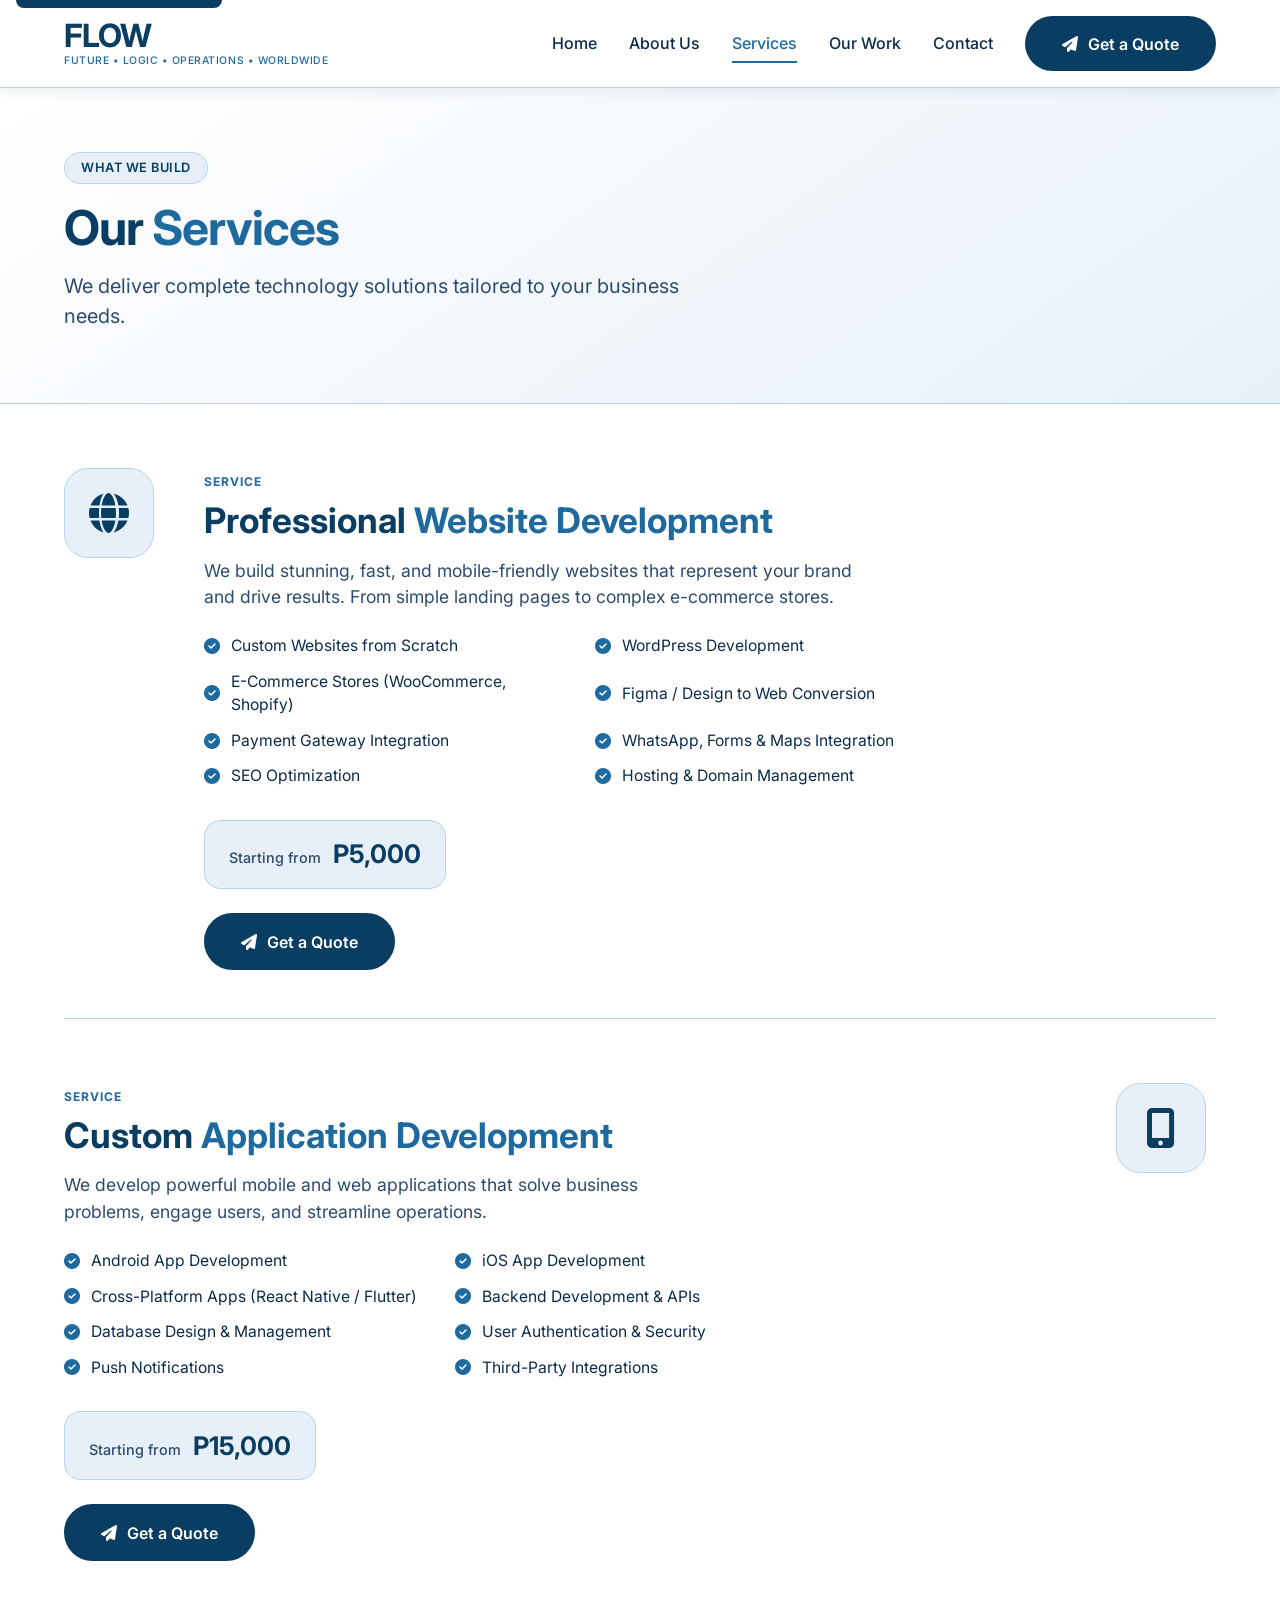
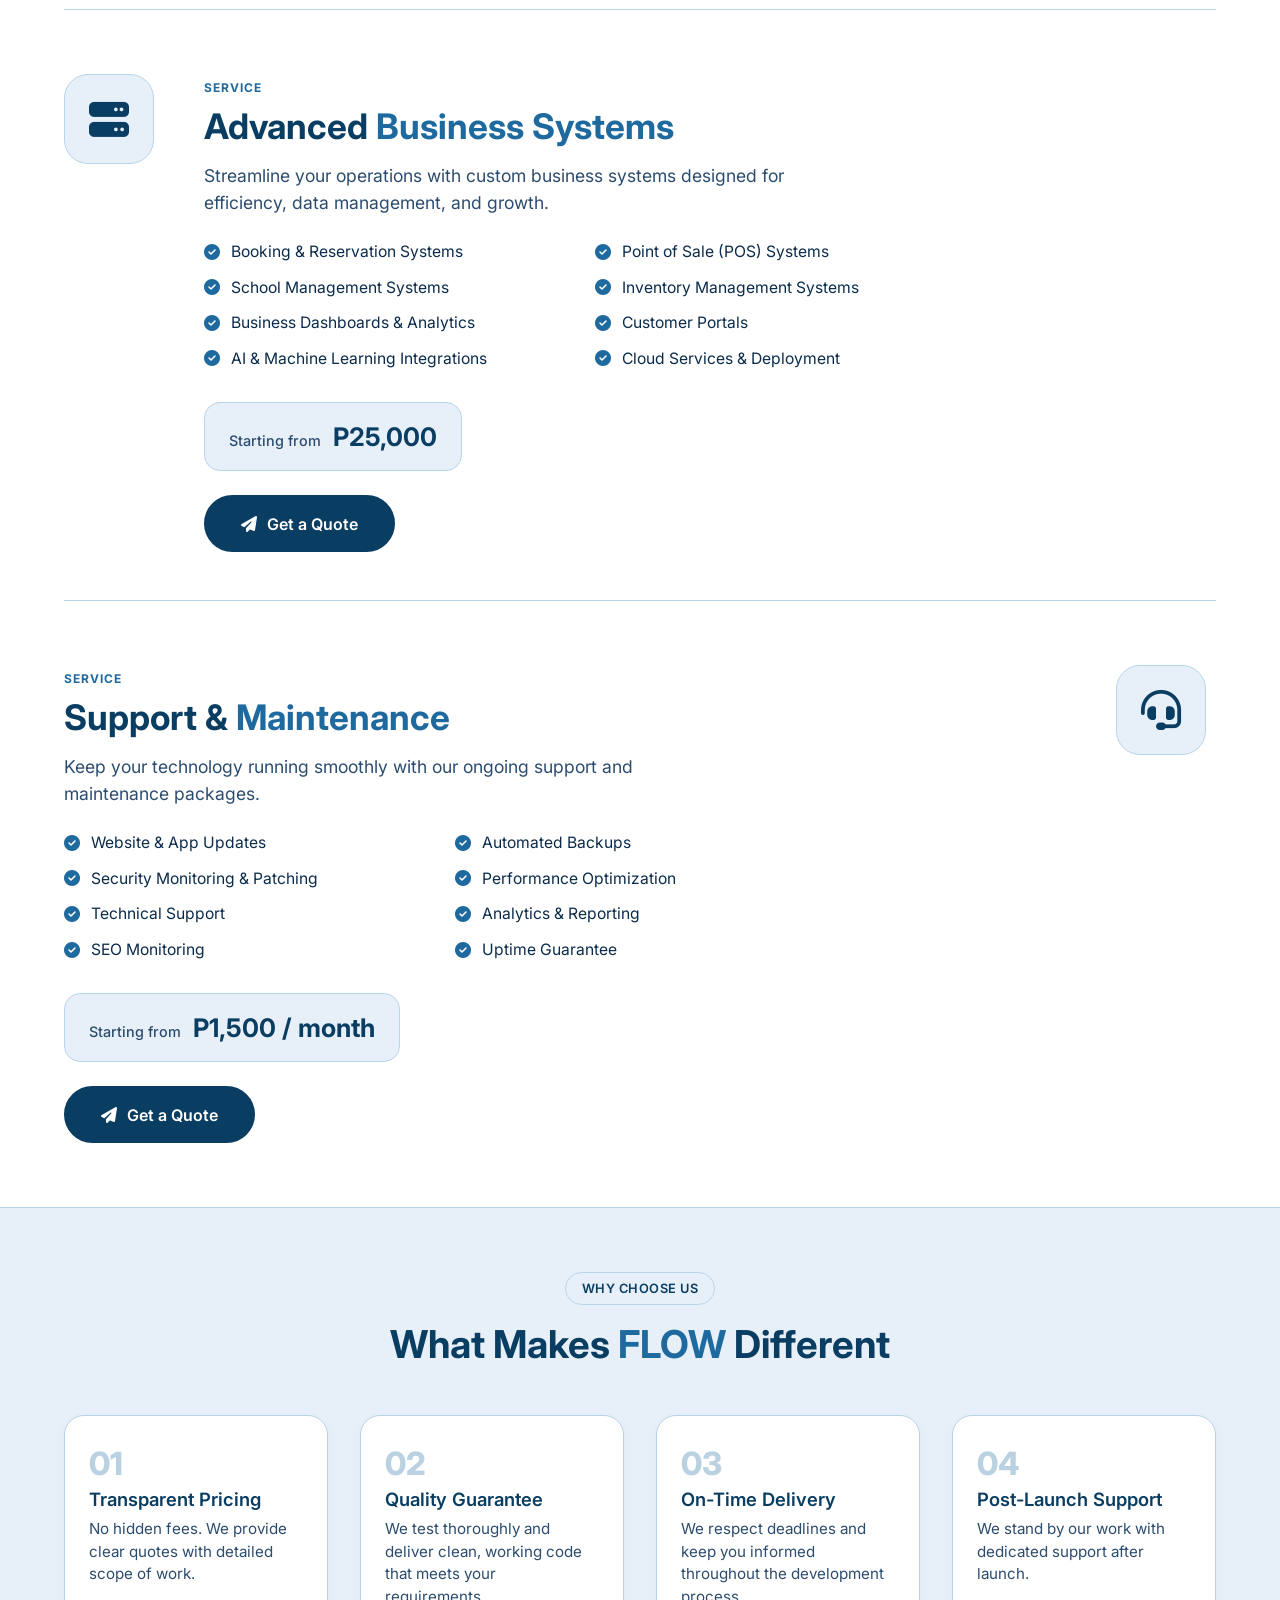
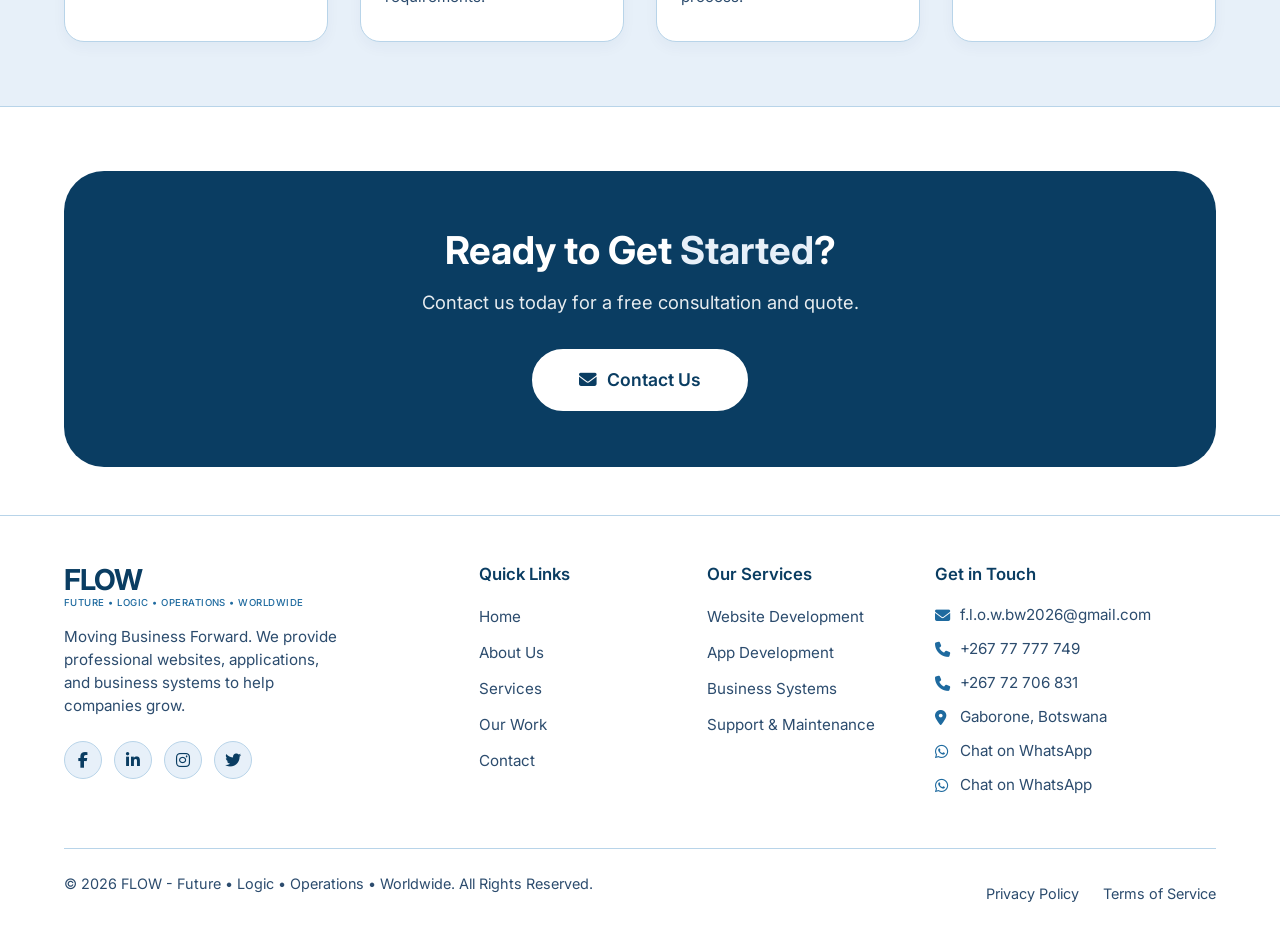
<file: services.html>
<!DOCTYPE html>
<html lang="en">
<head>
    <meta charset="UTF-8">
    <meta name="viewport" content="width=device-width, initial-scale=1.0">
    <title>Services — FLOW | Future • Logic • Operations • Worldwide</title>
    
    <!-- SEO Meta Tags -->
    <meta name="description" content="FLOW offers professional website development, mobile applications, and advanced business systems in Botswana.">
    <meta name="keywords" content="website development Botswana, app development, business systems, IT solutions">
    <meta name="author" content="FLOW">
    
    <!-- Google Fonts -->
    <link href="https://fonts.googleapis.com/css2?family=Inter:wght@300;400;500;600;700;800;900&display=swap" rel="stylesheet">
    
    <!-- Font Awesome Icons -->
    <link rel="stylesheet" href="https://cdnjs.cloudflare.com/ajax/libs/font-awesome/6.4.0/css/all.min.css">
    
    <!-- Custom CSS -->
    <link rel="stylesheet" href="css/style.css">
    
    <!-- Inline theme fallback to ensure consistency with main pages -->
    <style>
        /* --- Fallback blue & white theme (matches index.html) --- */
        :root {
            --flow-blue: #0a3d62;
            --flow-blue-light: #1e6a9f;
            --flow-blue-soft: #e7f0f9;
            --flow-blue-border: #b8d4e9;
            --flow-white: #ffffff;
            --flow-gray-light: #f8fafd;
            --flow-text-dark: #0b2b4b;
            --flow-text-muted: #2c4c6e;
        }
        
        * { margin: 0; padding: 0; box-sizing: border-box; }
        
        body {
            font-family: 'Inter', system-ui, -apple-system, 'Segoe UI', Roboto, sans-serif;
            background-color: var(--flow-white);
            color: var(--flow-text-dark);
            line-height: 1.5;
            scroll-behavior: smooth;
        }
        
        /* --- Header (consistent with main site) --- */
        .header {
            background-color: var(--flow-white);
            box-shadow: 0 4px 12px rgba(10, 61, 98, 0.08);
            position: sticky;
            top: 0;
            z-index: 100;
            border-bottom: 1px solid var(--flow-blue-border);
        }
        
        .nav-container {
            max-width: 1200px;
            margin: 0 auto;
            padding: 1rem 1.5rem;
            display: flex;
            align-items: center;
            justify-content: space-between;
            flex-wrap: wrap;
        }
        
        .logo a {
            display: flex;
            flex-direction: column;
            text-decoration: none;
        }
        
        .logo-text {
            font-size: 2rem;
            font-weight: 700;
            letter-spacing: -0.03em;
            color: var(--flow-blue);
            line-height: 1.1;
        }
        
        .logo-tagline {
            font-size: 0.65rem;
            font-weight: 500;
            color: var(--flow-blue-light);
            letter-spacing: 0.05em;
            text-transform: uppercase;
        }
        
        .nav-menu {
            display: flex;
            list-style: none;
            gap: 2rem;
            align-items: center;
        }
        
        .nav-link {
            font-weight: 500;
            color: var(--flow-text-dark);
            text-decoration: none;
            font-size: 1rem;
            padding: 0.5rem 0;
            border-bottom: 2px solid transparent;
            transition: color 0.2s, border-color 0.2s;
        }
        
        .nav-link:hover,
        .nav-link:focus,
        .nav-link.active {
            color: var(--flow-blue-light);
            border-bottom-color: var(--flow-blue-light);
            text-decoration: none;
        }
        
        .nav-cta {
            background-color: var(--flow-blue);
            color: white !important;
            padding: 0.75rem 1.75rem;
            border-radius: 40px;
            border-bottom: none !important;
            font-weight: 600;
            transition: background 0.2s;
            text-decoration: none;
            display: inline-flex;
            align-items: center;
            gap: 0.5rem;
            font-size: 0.95rem;
        }
        
        .nav-cta:hover,
        .nav-cta:focus {
            background-color: var(--flow-blue-light);
            text-decoration: none;
            border-bottom: none;
            color: white;
        }
        
        .hamburger {
            display: none;
            flex-direction: column;
            gap: 5px;
            cursor: pointer;
            padding: 0.5rem;
        }
        
        .hamburger .bar {
            width: 26px;
            height: 3px;
            background-color: var(--flow-blue);
            border-radius: 3px;
            transition: 0.3s;
        }
        
        /* --- Page hero --- */
        .page-hero {
            background: linear-gradient(145deg, var(--flow-white) 0%, var(--flow-blue-soft) 100%);
            padding: 4rem 0 3rem;
            border-bottom: 1px solid var(--flow-blue-border);
        }
        
        .container {
            max-width: 1200px;
            margin: 0 auto;
            padding: 0 1.5rem;
        }
        
        .section-tag {
            display: inline-block;
            background: var(--flow-blue-soft);
            color: var(--flow-blue);
            font-weight: 600;
            font-size: 0.8rem;
            padding: 0.35rem 1rem;
            border-radius: 40px;
            margin-bottom: 1rem;
            border: 1px solid var(--flow-blue-border);
            letter-spacing: 0.04em;
            text-transform: uppercase;
        }
        
        .page-hero-title {
            font-size: 3rem;
            font-weight: 700;
            color: var(--flow-blue);
            line-height: 1.15;
            margin-bottom: 1rem;
        }
        
        .highlight {
            color: var(--flow-blue-light);
        }
        
        .page-hero-subtitle {
            font-size: 1.25rem;
            color: var(--flow-text-muted);
            max-width: 650px;
        }
        
        /* --- Services full --- */
        .services-full {
            padding: 4rem 0;
        }
        
        .service-detail {
            margin-bottom: 4rem;
            padding-bottom: 3rem;
            border-bottom: 1px solid var(--flow-blue-border);
        }
        
        .service-detail:last-child {
            border-bottom: none;
            margin-bottom: 0;
            padding-bottom: 0;
        }
        
        .service-detail-grid {
            display: grid;
            grid-template-columns: 100px 1fr;
            gap: 2.5rem;
            align-items: start;
        }
        
        .service-detail-grid.reverse {
            grid-template-columns: 1fr 100px;
        }
        
        .service-detail-icon {
            background: var(--flow-blue-soft);
            width: 90px;
            height: 90px;
            border-radius: 24px;
            display: flex;
            align-items: center;
            justify-content: center;
            font-size: 2.5rem;
            color: var(--flow-blue);
            border: 1px solid var(--flow-blue-border);
        }
        
        .service-detail-content {
            max-width: 750px;
        }
        
        .service-detail-tag {
            display: inline-block;
            font-size: 0.75rem;
            font-weight: 700;
            text-transform: uppercase;
            letter-spacing: 0.08em;
            color: var(--flow-blue-light);
            margin-bottom: 0.5rem;
        }
        
        .service-detail-title {
            font-size: 2.2rem;
            font-weight: 700;
            color: var(--flow-blue);
            margin-bottom: 1rem;
            line-height: 1.2;
        }
        
        .service-detail-description {
            font-size: 1.1rem;
            color: var(--flow-text-muted);
            margin-bottom: 1.5rem;
            max-width: 650px;
        }
        
        .service-detail-list {
            list-style: none;
            display: grid;
            grid-template-columns: 1fr 1fr;
            gap: 0.75rem 2rem;
            margin-bottom: 2rem;
        }
        
        .service-detail-list li {
            display: flex;
            align-items: center;
            gap: 0.6rem;
            font-size: 0.98rem;
            color: var(--flow-text-dark);
        }
        
        .service-detail-list li i {
            color: var(--flow-blue-light);
            font-size: 1rem;
            width: 1.1rem;
            flex-shrink: 0;
        }
        
        .service-detail-pricing {
            display: flex;
            align-items: baseline;
            gap: 0.75rem;
            margin-bottom: 1.5rem;
            padding: 0.9rem 1.5rem;
            background: var(--flow-blue-soft);
            border-radius: 16px;
            border: 1px solid var(--flow-blue-border);
            width: fit-content;
        }
        
        .price-label {
            font-size: 0.9rem;
            font-weight: 500;
            color: var(--flow-text-muted);
        }
        
        .price-amount {
            font-size: 1.6rem;
            font-weight: 700;
            color: var(--flow-blue);
        }
        
        /* --- Buttons (consistent) --- */
        .btn {
            display: inline-flex;
            align-items: center;
            gap: 0.6rem;
            background-color: var(--flow-blue);
            color: white;
            padding: 0.9rem 2.2rem;
            border-radius: 40px;
            font-weight: 600;
            border: 2px solid var(--flow-blue);
            cursor: pointer;
            text-decoration: none;
            font-size: 1rem;
            transition: background 0.2s, transform 0.1s;
        }
        
        .btn:hover,
        .btn:focus {
            background-color: var(--flow-blue-light);
            border-color: var(--flow-blue-light);
            color: white;
            text-decoration: none;
            transform: translateY(-1px);
        }
        
        .btn-primary {
            background-color: var(--flow-blue);
            color: white;
            border-color: var(--flow-blue);
        }
        
        .btn-primary:hover,
        .btn-primary:focus {
            background-color: var(--flow-blue-light);
            border-color: var(--flow-blue-light);
            color: white;
        }
        
        .btn-large {
            padding: 1rem 2.8rem;
            font-size: 1.1rem;
        }
        
        /* --- Why choose section --- */
        .why-choose {
            background: var(--flow-blue-soft);
            padding: 4rem 0;
            border-top: 1px solid var(--flow-blue-border);
            border-bottom: 1px solid var(--flow-blue-border);
        }
        
        .section-header {
            text-align: center;
            max-width: 700px;
            margin: 0 auto 3rem;
        }
        
        .section-title {
            font-size: 2.4rem;
            font-weight: 700;
            color: var(--flow-blue);
        }
        
        .why-choose-grid {
            display: grid;
            grid-template-columns: repeat(4, 1fr);
            gap: 2rem;
        }
        
        .wc-item {
            background: var(--flow-white);
            border-radius: 20px;
            padding: 2rem 1.5rem;
            border: 1px solid var(--flow-blue-border);
            box-shadow: 0 6px 14px rgba(10, 61, 98, 0.04);
            transition: transform 0.15s, box-shadow 0.2s;
        }
        
        .wc-item:hover {
            transform: translateY(-4px);
            box-shadow: 0 15px 25px -10px rgba(10, 61, 98, 0.12);
        }
        
        .wc-number {
            font-size: 2rem;
            font-weight: 800;
            color: var(--flow-blue-light);
            opacity: 0.3;
            margin-bottom: 0.5rem;
            line-height: 1;
        }
        
        .wc-item h4 {
            font-size: 1.15rem;
            font-weight: 600;
            color: var(--flow-blue);
            margin-bottom: 0.5rem;
        }
        
        .wc-item p {
            font-size: 0.95rem;
            color: var(--flow-text-muted);
            margin-bottom: 0;
        }
        
        /* --- CTA section --- */
        .cta-section {
            padding: 4rem 0 3rem;
        }
        
        .cta-content {
            background: var(--flow-blue);
            border-radius: 40px;
            padding: 3.5rem 2.5rem;
            text-align: center;
            color: white;
        }
        
        .cta-title {
            font-size: 2.4rem;
            font-weight: 700;
            color: white;
            margin-bottom: 1rem;
        }
        
        .cta-title .highlight {
            color: var(--flow-blue-soft);
        }
        
        .cta-description {
            font-size: 1.15rem;
            color: rgba(255, 255, 255, 0.9);
            max-width: 550px;
            margin: 0 auto 2rem;
        }
        
        .cta-buttons {
            display: flex;
            justify-content: center;
            gap: 1rem;
            flex-wrap: wrap;
        }
        
        .cta-section .btn-primary {
            background: white;
            color: var(--flow-blue);
            border-color: white;
        }
        
        .cta-section .btn-primary:hover,
        .cta-section .btn-primary:focus {
            background: var(--flow-blue-soft);
            border-color: var(--flow-blue-soft);
            color: var(--flow-blue);
        }
        
        /* --- Footer (consistent) --- */
        .footer {
            background: var(--flow-white);
            border-top: 1px solid var(--flow-blue-border);
            padding: 3rem 0 2rem;
            margin-top: 0;
        }
        
        .footer-grid {
            display: grid;
            grid-template-columns: 2fr 1fr 1fr 1.5fr;
            gap: 2.5rem;
        }
        
        .footer-logo {
            display: flex;
            flex-direction: column;
            margin-bottom: 1rem;
        }
        
        .footer-logo .logo-text {
            font-size: 1.8rem;
            font-weight: 700;
            color: var(--flow-blue);
            line-height: 1.1;
        }
        
        .footer-logo .logo-tagline {
            font-size: 0.6rem;
            font-weight: 500;
            color: var(--flow-blue-light);
            letter-spacing: 0.05em;
            text-transform: uppercase;
        }
        
        .footer-description {
            color: var(--flow-text-muted);
            font-size: 0.95rem;
            max-width: 280px;
            margin-bottom: 1.5rem;
        }
        
        .footer-social {
            display: flex;
            gap: 0.75rem;
        }
        
        .footer-social a {
            display: flex;
            align-items: center;
            justify-content: center;
            width: 38px;
            height: 38px;
            border-radius: 50%;
            background: var(--flow-blue-soft);
            color: var(--flow-blue);
            border: 1px solid var(--flow-blue-border);
            transition: background 0.2s, color 0.2s;
            text-decoration: none;
        }
        
        .footer-social a:hover,
        .footer-social a:focus {
            background: var(--flow-blue);
            color: white;
            text-decoration: none;
        }
        
        .footer-links h4,
        .footer-contact h4 {
            font-size: 1.05rem;
            font-weight: 600;
            color: var(--flow-blue);
            margin-bottom: 1.25rem;
        }
        
        .footer-links ul,
        .footer-contact ul {
            list-style: none;
        }
        
        .footer-links li,
        .footer-contact li {
            margin-bottom: 0.7rem;
        }
        
        .footer-links a,
        .footer-contact a {
            color: var(--flow-text-muted);
            text-decoration: none;
            font-size: 0.95rem;
            transition: color 0.2s;
        }
        
        .footer-links a:hover,
        .footer-links a:focus,
        .footer-contact a:hover,
        .footer-contact a:focus {
            color: var(--flow-blue-light);
            text-decoration: underline;
        }
        
        .footer-contact li {
            display: flex;
            align-items: flex-start;
            gap: 0.6rem;
            color: var(--flow-text-muted);
            font-size: 0.95rem;
        }
        
        .footer-contact li i {
            color: var(--flow-blue-light);
            margin-top: 0.25rem;
            width: 1rem;
            flex-shrink: 0;
        }
        
        .footer-contact li span {
            color: var(--flow-text-muted);
        }
        
        .footer-bottom {
            border-top: 1px solid var(--flow-blue-border);
            margin-top: 2.5rem;
            padding-top: 1.5rem;
            display: flex;
            justify-content: space-between;
            align-items: center;
            flex-wrap: wrap;
            gap: 1rem;
            color: var(--flow-text-muted);
            font-size: 0.9rem;
        }
        
        .footer-bottom-links {
            display: flex;
            gap: 1.5rem;
        }
        
        .footer-bottom-links a {
            color: var(--flow-text-muted);
            text-decoration: none;
            font-size: 0.9rem;
        }
        
        .footer-bottom-links a:hover,
        .footer-bottom-links a:focus {
            color: var(--flow-blue-light);
            text-decoration: underline;
        }
        
        /* --- Responsive --- */
        @media (max-width: 1024px) {
            .why-choose-grid {
                grid-template-columns: repeat(2, 1fr);
            }
            .footer-grid {
                grid-template-columns: 1fr 1fr;
            }
        }
        
        @media (max-width: 900px) {
            .page-hero-title {
                font-size: 2.4rem;
            }
            .service-detail-grid,
            .service-detail-grid.reverse {
                grid-template-columns: 1fr;
                gap: 1.5rem;
            }
            .service-detail-icon {
                width: 70px;
                height: 70px;
                font-size: 2rem;
            }
            .service-detail-list {
                grid-template-columns: 1fr;
            }
            .service-detail-title {
                font-size: 1.8rem;
            }
            
            /* Mobile navigation */
            .nav-menu {
                display: none;
                width: 100%;
                flex-direction: column;
                align-items: flex-start;
                gap: 1rem;
                padding: 1.5rem 0 0.5rem;
                border-top: 1px solid var(--flow-blue-border);
                margin-top: 1rem;
            }
            
            .nav-menu.active {
                display: flex;
            }
            
            .hamburger {
                display: flex;
            }
            
            .nav-cta {
                width: 100%;
                justify-content: center;
            }
        }
        
        @media (max-width: 700px) {
            .why-choose-grid {
                grid-template-columns: 1fr;
            }
            .footer-grid {
                grid-template-columns: 1fr;
                gap: 2rem;
            }
            .footer-bottom {
                flex-direction: column;
                text-align: center;
            }
            .footer-bottom-links {
                justify-content: center;
            }
            .cta-content {
                padding: 2.5rem 1.5rem;
                border-radius: 24px;
            }
            .cta-title {
                font-size: 1.9rem;
            }
            .service-detail-pricing {
                width: 100%;
            }
            .price-amount {
                font-size: 1.4rem;
            }
        }
        
        @media (max-width: 500px) {
            .page-hero-title {
                font-size: 2rem;
            }
            .page-hero-subtitle {
                font-size: 1rem;
            }
            .service-detail-title {
                font-size: 1.5rem;
            }
            .btn {
                padding: 0.8rem 1.6rem;
                font-size: 0.95rem;
            }
            .btn-large {
                padding: 0.9rem 2rem;
                font-size: 1rem;
            }
        }
        
        /* Skip link */
        .skip-link {
            position: absolute;
            top: -40px;
            left: 1rem;
            background: var(--flow-blue);
            color: white;
            padding: 0.75rem 1.5rem;
            border-radius: 0 0 8px 8px;
            font-weight: 600;
            z-index: 999;
            transition: top 0.15s;
            text-decoration: none;
        }
        
        .skip-link:focus {
            top: 0;
        }
        
        :focus-visible {
            outline: 3px solid var(--flow-blue-light);
            outline-offset: 3px;
            border-radius: 4px;
        }
    </style>
</head>
<body>

    <!-- Skip navigation for accessibility -->
    <a href="#main-content" class="skip-link">Skip to main content</a>

    <!-- ============================================ -->
    <!-- HEADER (consistent with main site)           -->
    <!-- ============================================ -->
    <header class="header">
        <nav class="navbar" role="navigation" aria-label="Main Navigation">
            <div class="nav-container">
                <div class="logo">
                    <a href="index.html" aria-label="FLOW Home">
                        <span class="logo-text">FLOW</span>
                        <span class="logo-tagline">Future • Logic • Operations • Worldwide</span>
                    </a>
                </div>
                <ul class="nav-menu" id="navMenu">
                    <li class="nav-item"><a href="index.html" class="nav-link">Home</a></li>
                    <li class="nav-item"><a href="about.html" class="nav-link">About Us</a></li>
                    <li class="nav-item"><a href="services.html" class="nav-link active">Services</a></li>
                    <li class="nav-item"><a href="showcase.html" class="nav-link">Our Work</a></li>
                    <li class="nav-item"><a href="contact.html" class="nav-link">Contact</a></li>
                    <li class="nav-item">
                        <a href="contact.html" class="btn btn-primary nav-cta">
                            <i class="fas fa-paper-plane"></i> Get a Quote
                        </a>
                    </li>
                </ul>
                <div class="hamburger" id="hamburger" aria-label="Toggle Menu" role="button" tabindex="0">
                    <span class="bar"></span>
                    <span class="bar"></span>
                    <span class="bar"></span>
                </div>
            </div>
        </nav>
    </header>

    <main id="main-content">
        <!-- ============================================ -->
        <!-- PAGE HERO                                    -->
        <!-- ============================================ -->
        <section class="page-hero">
            <div class="container">
                <div class="page-hero-content">
                    <span class="section-tag">What We Build</span>
                    <h1 class="page-hero-title">Our <span class="highlight">Services</span></h1>
                    <p class="page-hero-subtitle">
                        We deliver complete technology solutions tailored to your business needs.
                    </p>
                </div>
            </div>
        </section>

        <!-- ============================================ -->
        <!-- SERVICES LIST                                -->
        <!-- ============================================ -->
        <section class="services-full">
            <div class="container">
                
                <!-- Service 1: Websites -->
                <div class="service-detail" id="websites">
                    <div class="service-detail-grid">
                        <div class="service-detail-icon">
                            <i class="fas fa-globe"></i>
                        </div>
                        <div class="service-detail-content">
                            <span class="service-detail-tag">Service</span>
                            <h2 class="service-detail-title">Professional <span class="highlight">Website Development</span></h2>
                            <p class="service-detail-description">
                                We build stunning, fast, and mobile-friendly websites that represent your brand 
                                and drive results. From simple landing pages to complex e-commerce stores.
                            </p>
                            <ul class="service-detail-list">
                                <li><i class="fas fa-check-circle"></i> Custom Websites from Scratch</li>
                                <li><i class="fas fa-check-circle"></i> WordPress Development</li>
                                <li><i class="fas fa-check-circle"></i> E-Commerce Stores (WooCommerce, Shopify)</li>
                                <li><i class="fas fa-check-circle"></i> Figma / Design to Web Conversion</li>
                                <li><i class="fas fa-check-circle"></i> Payment Gateway Integration</li>
                                <li><i class="fas fa-check-circle"></i> WhatsApp, Forms &amp; Maps Integration</li>
                                <li><i class="fas fa-check-circle"></i> SEO Optimization</li>
                                <li><i class="fas fa-check-circle"></i> Hosting &amp; Domain Management</li>
                            </ul>
                            <div class="service-detail-pricing">
                                <span class="price-label">Starting from</span>
                                <span class="price-amount">P5,000</span>
                            </div>
                            <a href="contact.html" class="btn btn-primary">
                                <i class="fas fa-paper-plane"></i> Get a Quote
                            </a>
                        </div>
                    </div>
                </div>

                <!-- Service 2: Applications -->
                <div class="service-detail" id="applications">
                    <div class="service-detail-grid reverse">
                        <div class="service-detail-content">
                            <span class="service-detail-tag">Service</span>
                            <h2 class="service-detail-title">Custom <span class="highlight">Application Development</span></h2>
                            <p class="service-detail-description">
                                We develop powerful mobile and web applications that solve business problems, 
                                engage users, and streamline operations.
                            </p>
                            <ul class="service-detail-list">
                                <li><i class="fas fa-check-circle"></i> Android App Development</li>
                                <li><i class="fas fa-check-circle"></i> iOS App Development</li>
                                <li><i class="fas fa-check-circle"></i> Cross-Platform Apps (React Native / Flutter)</li>
                                <li><i class="fas fa-check-circle"></i> Backend Development &amp; APIs</li>
                                <li><i class="fas fa-check-circle"></i> Database Design &amp; Management</li>
                                <li><i class="fas fa-check-circle"></i> User Authentication &amp; Security</li>
                                <li><i class="fas fa-check-circle"></i> Push Notifications</li>
                                <li><i class="fas fa-check-circle"></i> Third-Party Integrations</li>
                            </ul>
                            <div class="service-detail-pricing">
                                <span class="price-label">Starting from</span>
                                <span class="price-amount">P15,000</span>
                            </div>
                            <a href="contact.html" class="btn btn-primary">
                                <i class="fas fa-paper-plane"></i> Get a Quote
                            </a>
                        </div>
                        <div class="service-detail-icon">
                            <i class="fas fa-mobile-alt"></i>
                        </div>
                    </div>
                </div>

                <!-- Service 3: Business Systems -->
                <div class="service-detail" id="systems">
                    <div class="service-detail-grid">
                        <div class="service-detail-icon">
                            <i class="fas fa-server"></i>
                        </div>
                        <div class="service-detail-content">
                            <span class="service-detail-tag">Service</span>
                            <h2 class="service-detail-title">Advanced <span class="highlight">Business Systems</span></h2>
                            <p class="service-detail-description">
                                Streamline your operations with custom business systems designed for efficiency, 
                                data management, and growth.
                            </p>
                            <ul class="service-detail-list">
                                <li><i class="fas fa-check-circle"></i> Booking &amp; Reservation Systems</li>
                                <li><i class="fas fa-check-circle"></i> Point of Sale (POS) Systems</li>
                                <li><i class="fas fa-check-circle"></i> School Management Systems</li>
                                <li><i class="fas fa-check-circle"></i> Inventory Management Systems</li>
                                <li><i class="fas fa-check-circle"></i> Business Dashboards &amp; Analytics</li>
                                <li><i class="fas fa-check-circle"></i> Customer Portals</li>
                                <li><i class="fas fa-check-circle"></i> AI &amp; Machine Learning Integrations</li>
                                <li><i class="fas fa-check-circle"></i> Cloud Services &amp; Deployment</li>
                            </ul>
                            <div class="service-detail-pricing">
                                <span class="price-label">Starting from</span>
                                <span class="price-amount">P25,000</span>
                            </div>
                            <a href="contact.html" class="btn btn-primary">
                                <i class="fas fa-paper-plane"></i> Get a Quote
                            </a>
                        </div>
                    </div>
                </div>

                <!-- Service 4: Support & Maintenance -->
                <div class="service-detail" id="support">
                    <div class="service-detail-grid reverse">
                        <div class="service-detail-content">
                            <span class="service-detail-tag">Service</span>
                            <h2 class="service-detail-title">Support &amp; <span class="highlight">Maintenance</span></h2>
                            <p class="service-detail-description">
                                Keep your technology running smoothly with our ongoing support and maintenance packages.
                            </p>
                            <ul class="service-detail-list">
                                <li><i class="fas fa-check-circle"></i> Website &amp; App Updates</li>
                                <li><i class="fas fa-check-circle"></i> Automated Backups</li>
                                <li><i class="fas fa-check-circle"></i> Security Monitoring &amp; Patching</li>
                                <li><i class="fas fa-check-circle"></i> Performance Optimization</li>
                                <li><i class="fas fa-check-circle"></i> Technical Support</li>
                                <li><i class="fas fa-check-circle"></i> Analytics &amp; Reporting</li>
                                <li><i class="fas fa-check-circle"></i> SEO Monitoring</li>
                                <li><i class="fas fa-check-circle"></i> Uptime Guarantee</li>
                            </ul>
                            <div class="service-detail-pricing">
                                <span class="price-label">Starting from</span>
                                <span class="price-amount">P1,500 / month</span>
                            </div>
                            <a href="contact.html" class="btn btn-primary">
                                <i class="fas fa-paper-plane"></i> Get a Quote
                            </a>
                        </div>
                        <div class="service-detail-icon">
                            <i class="fas fa-headset"></i>
                        </div>
                    </div>
                </div>

            </div>
        </section>

        <!-- ============================================ -->
        <!-- WHY CHOOSE US                                -->
        <!-- ============================================ -->
        <section class="why-choose">
            <div class="container">
                <div class="section-header">
                    <span class="section-tag">Why Choose Us</span>
                    <h2 class="section-title">What Makes <span class="highlight">FLOW</span> Different</h2>
                </div>

                <div class="why-choose-grid">
                    <div class="wc-item">
                        <div class="wc-number">01</div>
                        <h4>Transparent Pricing</h4>
                        <p>No hidden fees. We provide clear quotes with detailed scope of work.</p>
                    </div>
                    <div class="wc-item">
                        <div class="wc-number">02</div>
                        <h4>Quality Guarantee</h4>
                        <p>We test thoroughly and deliver clean, working code that meets your requirements.</p>
                    </div>
                    <div class="wc-item">
                        <div class="wc-number">03</div>
                        <h4>On-Time Delivery</h4>
                        <p>We respect deadlines and keep you informed throughout the development process.</p>
                    </div>
                    <div class="wc-item">
                        <div class="wc-number">04</div>
                        <h4>Post-Launch Support</h4>
                        <p>We stand by our work with dedicated support after launch.</p>
                    </div>
                </div>
            </div>
        </section>

        <!-- ============================================ -->
        <!-- CTA SECTION                                  -->
        <!-- ============================================ -->
        <section class="cta-section">
            <div class="container">
                <div class="cta-content">
                    <h2 class="cta-title">Ready to Get <span class="highlight">Started</span>?</h2>
                    <p class="cta-description">
                        Contact us today for a free consultation and quote.
                    </p>
                    <div class="cta-buttons">
                        <a href="contact.html" class="btn btn-primary btn-large">
                            <i class="fas fa-envelope"></i> Contact Us
                        </a>
                    </div>
                </div>
            </div>
        </section>
    </main>

    <!-- ============================================ -->
    <!-- FOOTER (consistent with main site)           -->
    <!-- ============================================ -->
    <footer class="footer">
        <div class="container">
            <div class="footer-grid">
                <div class="footer-brand">
                    <div class="footer-logo">
                        <span class="logo-text">FLOW</span>
                        <span class="logo-tagline">Future • Logic • Operations • Worldwide</span>
                    </div>
                    <p class="footer-description">
                        Moving Business Forward. We provide professional websites, 
                        applications, and business systems to help companies grow.
                    </p>
                    <div class="footer-social">
                        <a href="#" aria-label="Facebook" target="_blank"><i class="fab fa-facebook-f"></i></a>
                        <a href="#" aria-label="LinkedIn" target="_blank"><i class="fab fa-linkedin-in"></i></a>
                        <a href="#" aria-label="Instagram" target="_blank"><i class="fab fa-instagram"></i></a>
                        <a href="#" aria-label="Twitter" target="_blank"><i class="fab fa-twitter"></i></a>
                    </div>
                </div>
                <div class="footer-links">
                    <h4>Quick Links</h4>
                    <ul>
                        <li><a href="index.html">Home</a></li>
                        <li><a href="about.html">About Us</a></li>
                        <li><a href="services.html">Services</a></li>
                        <li><a href="showcase.html">Our Work</a></li>
                        <li><a href="contact.html">Contact</a></li>
                    </ul>
                </div>
                <div class="footer-links">
                    <h4>Our Services</h4>
                    <ul>
                        <li><a href="services.html#websites">Website Development</a></li>
                        <li><a href="services.html#applications">App Development</a></li>
                        <li><a href="services.html#systems">Business Systems</a></li>
                        <li><a href="services.html#support">Support & Maintenance</a></li>
                    </ul>
                </div>
                <div class="footer-contact">
                    <h4>Get in Touch</h4>
                    <ul>
                        <li><i class="fas fa-envelope"></i> <a href="mailto:f.l.o.w.bw2026@gmail.com">f.l.o.w.bw2026@gmail.com</a></li>
                        <li><i class="fas fa-phone"></i> <a href="tel:+26777777749">+267 77 777 749</a></li>
                        <li><i class="fas fa-phone"></i> <a href="tel:+26772706831">+267 72 706 831</a></li>
                        <li><i class="fas fa-map-marker-alt"></i> <span>Gaborone, Botswana</span></li>
                        <li><i class="fab fa-whatsapp"></i> <a href="https://wa.me/26777777749">Chat on WhatsApp</a></li>
                        <li><i class="fab fa-whatsapp"></i> <a href="https://wa.me/26772706831">Chat on WhatsApp</a></li>
                    </ul>
                </div>
            </div>
            <div class="footer-bottom">
                <p>&copy; 2026 FLOW - Future • Logic • Operations • Worldwide. All Rights Reserved.</p>
                <div class="footer-bottom-links">
                    <a href="privacy.html">Privacy Policy</a>
                    <a href="terms.html">Terms of Service</a>
                </div>
            </div>
        </div>
    </footer>

    <!-- ============================================ -->
    <!-- SCRIPTS                                      -->
    <!-- ============================================ -->
    <script>
        // Mobile navigation toggle (consistent with main site)
        document.addEventListener('DOMContentLoaded', function() {
            const hamburger = document.getElementById('hamburger');
            const navMenu = document.getElementById('navMenu');
            
            if (hamburger && navMenu) {
                hamburger.addEventListener('click', function() {
                    const isActive = navMenu.classList.toggle('active');
                    hamburger.setAttribute('aria-expanded', isActive);
                });
                
                // Close menu when a link is clicked
                navMenu.querySelectorAll('a').forEach(link => {
                    link.addEventListener('click', function() {
                        navMenu.classList.remove('active');
                        hamburger.setAttribute('aria-expanded', 'false');
                    });
                });
                
                // Close menu when clicking outside
                document.addEventListener('click', function(event) {
                    if (!hamburger.contains(event.target) && !navMenu.contains(event.target)) {
                        navMenu.classList.remove('active');
                        hamburger.setAttribute('aria-expanded', 'false');
                    }
                });
            }
        });
    </script>
</body>
</html>
</file>
<file: css/style.css>
/* ============================================================
   FLOW — Main Stylesheet
   Blue & White theme | Consistent across all pages
   ============================================================ */

/* -------------------- RESET & GLOBAL -------------------- */
* {
    margin: 0;
    padding: 0;
    box-sizing: border-box;
}

body {
    font-family: 'Inter', system-ui, -apple-system, 'Segoe UI', Roboto, sans-serif;
    background-color: #ffffff;
    color: #0b2b4b;
    line-height: 1.5;
    scroll-behavior: smooth;
}

:root {
    --flow-blue: #0a3d62;
    --flow-blue-light: #1e6a9f;
    --flow-blue-soft: #e7f0f9;
    --flow-blue-border: #b8d4e9;
    --flow-white: #ffffff;
    --flow-gray-light: #f8fafd;
    --flow-text-dark: #0b2b4b;
    --flow-text-muted: #2c4c6e;
}

.container {
    max-width: 1200px;
    margin: 0 auto;
    padding: 0 1.5rem;
}

/* -------------------- TYPOGRAPHY -------------------- */
h1, h2, h3, h4 {
    font-weight: 600;
    line-height: 1.2;
    color: var(--flow-blue);
}

h1 { font-size: 2.8rem; letter-spacing: -0.02em; }
h2 { font-size: 2.2rem; margin-bottom: 1rem; }
h3 { font-size: 1.5rem; margin-bottom: 0.5rem; }
h4 { font-size: 1.15rem; margin-bottom: 0.5rem; }

p {
    color: var(--flow-text-muted);
    margin-bottom: 1.25rem;
}

a {
    color: var(--flow-blue-light);
    text-decoration: none;
    transition: color 0.2s;
}

a:hover, a:focus {
    color: var(--flow-blue);
    text-decoration: underline;
}

/* -------------------- ACCESSIBILITY -------------------- */
:focus-visible {
    outline: 3px solid var(--flow-blue-light);
    outline-offset: 3px;
    border-radius: 4px;
}

.skip-link {
    position: absolute;
    top: -40px;
    left: 1rem;
    background: var(--flow-blue);
    color: white;
    padding: 0.75rem 1.5rem;
    border-radius: 0 0 8px 8px;
    font-weight: 600;
    z-index: 999;
    transition: top 0.15s;
    text-decoration: none;
}

.skip-link:focus { top: 0; }

/* -------------------- HEADER / NAV -------------------- */
.header {
    background-color: var(--flow-white);
    box-shadow: 0 4px 12px rgba(10, 61, 98, 0.08);
    position: sticky;
    top: 0;
    z-index: 100;
    border-bottom: 1px solid var(--flow-blue-border);
}

.nav-container {
    max-width: 1200px;
    margin: 0 auto;
    padding: 1rem 1.5rem;
    display: flex;
    align-items: center;
    justify-content: space-between;
    flex-wrap: wrap;
}

.logo a {
    display: flex;
    flex-direction: column;
    text-decoration: none;
}

.logo-text {
    font-size: 2rem;
    font-weight: 700;
    letter-spacing: -0.03em;
    color: var(--flow-blue);
    line-height: 1.1;
}

.logo-tagline {
    font-size: 0.65rem;
    font-weight: 500;
    color: var(--flow-blue-light);
    letter-spacing: 0.05em;
    text-transform: uppercase;
}

.nav-menu {
    display: flex;
    list-style: none;
    gap: 2rem;
    align-items: center;
}

.nav-link {
    font-weight: 500;
    color: var(--flow-text-dark);
    text-decoration: none;
    font-size: 1rem;
    padding: 0.5rem 0;
    border-bottom: 2px solid transparent;
    transition: color 0.2s, border-color 0.2s;
}

.nav-link:hover,
.nav-link:focus,
.nav-link.active {
    color: var(--flow-blue-light);
    border-bottom-color: var(--flow-blue-light);
    text-decoration: none;
}

.nav-cta {
    background-color: var(--flow-blue);
    color: white !important;
    padding: 0.75rem 1.75rem;
    border-radius: 40px;
    border-bottom: none !important;
    font-weight: 600;
    transition: background 0.2s;
    text-decoration: none;
    display: inline-flex;
    align-items: center;
    gap: 0.5rem;
    font-size: 0.95rem;
}

.nav-cta:hover,
.nav-cta:focus {
    background-color: var(--flow-blue-light);
    text-decoration: none;
    border-bottom: none;
    color: white;
}

.hamburger {
    display: none;
    flex-direction: column;
    gap: 5px;
    cursor: pointer;
    padding: 0.5rem;
}

.hamburger .bar {
    width: 26px;
    height: 3px;
    background-color: var(--flow-blue);
    border-radius: 3px;
    transition: 0.3s;
}

/* -------------------- BUTTONS -------------------- */
.btn {
    display: inline-flex;
    align-items: center;
    gap: 0.6rem;
    background-color: var(--flow-blue);
    color: white;
    padding: 0.9rem 2.2rem;
    border-radius: 40px;
    font-weight: 600;
    border: 2px solid var(--flow-blue);
    cursor: pointer;
    text-decoration: none;
    font-size: 1rem;
    transition: background 0.2s, transform 0.1s;
}

.btn:hover,
.btn:focus {
    background-color: var(--flow-blue-light);
    border-color: var(--flow-blue-light);
    color: white;
    text-decoration: none;
    transform: translateY(-1px);
}

.btn-primary {
    background-color: var(--flow-blue);
    color: white;
    border-color: var(--flow-blue);
}

.btn-primary:hover,
.btn-primary:focus {
    background-color: var(--flow-blue-light);
    border-color: var(--flow-blue-light);
    color: white;
}

.btn-secondary {
    background-color: transparent;
    color: white;
    border-color: white;
}

.btn-secondary:hover,
.btn-secondary:focus {
    background-color: white;
    color: var(--flow-blue);
    border-color: white;
}

.btn-outline {
    background-color: transparent;
    color: var(--flow-blue);
    border: 2px solid var(--flow-blue);
}

.btn-outline:hover,
.btn-outline:focus {
    background-color: var(--flow-blue);
    color: white;
}

.btn-large {
    padding: 1rem 2.8rem;
    font-size: 1.1rem;
}

/* -------------------- PAGE HERO -------------------- */
.page-hero {
    background: linear-gradient(145deg, var(--flow-white) 0%, var(--flow-blue-soft) 100%);
    padding: 4rem 0 3rem;
    border-bottom: 1px solid var(--flow-blue-border);
}

.section-tag {
    display: inline-block;
    background: var(--flow-blue-soft);
    color: var(--flow-blue);
    font-weight: 600;
    font-size: 0.8rem;
    padding: 0.35rem 1rem;
    border-radius: 40px;
    margin-bottom: 1rem;
    border: 1px solid var(--flow-blue-border);
    letter-spacing: 0.04em;
    text-transform: uppercase;
}

.page-hero-title {
    font-size: 3rem;
    font-weight: 700;
    color: var(--flow-blue);
    line-height: 1.15;
    margin-bottom: 1rem;
}

.highlight { color: var(--flow-blue-light); }

.page-hero-subtitle {
    font-size: 1.25rem;
    color: var(--flow-text-muted);
    max-width: 650px;
    margin-bottom: 1.5rem;
}

.hero-github-link { margin-top: 1.5rem; }

/* -------------------- SECTION HEADERS -------------------- */
.section-header {
    text-align: center;
    max-width: 700px;
    margin: 0 auto 3rem;
}

.section-title {
    font-size: 2.4rem;
    font-weight: 700;
    color: var(--flow-blue);
}

.section-subtitle {
    font-size: 1.1rem;
    color: var(--flow-text-muted);
    margin-top: 0.5rem;
}

/* -------------------- PORTFOLIO FILTER -------------------- */
.portfolio-filter {
    padding: 2.5rem 0 1.5rem;
    background: var(--flow-white);
}

.filter-buttons {
    display: flex;
    flex-wrap: wrap;
    gap: 0.75rem;
    justify-content: center;
}

.filter-btn {
    background: var(--flow-white);
    border: 2px solid var(--flow-blue-border);
    color: var(--flow-text-dark);
    padding: 0.6rem 1.5rem;
    border-radius: 40px;
    font-weight: 600;
    font-size: 0.9rem;
    cursor: pointer;
    transition: all 0.2s;
    font-family: inherit;
}

.filter-btn:hover,
.filter-btn:focus {
    border-color: var(--flow-blue-light);
    color: var(--flow-blue-light);
    background: var(--flow-blue-soft);
    outline: none;
}

.filter-btn.active {
    background: var(--flow-blue);
    color: white;
    border-color: var(--flow-blue);
}

/* -------------------- PORTFOLIO GRID -------------------- */
.portfolio-grid-full {
    padding: 1rem 0 3rem;
    background: var(--flow-white);
}

.portfolio-grid {
    display: grid;
    grid-template-columns: repeat(3, 1fr);
    gap: 1.75rem;
}

.portfolio-item {
    background: var(--flow-white);
    border-radius: 20px;
    overflow: hidden;
    border: 1px solid var(--flow-blue-border);
    box-shadow: 0 6px 14px rgba(10, 61, 98, 0.04);
    transition: transform 0.2s, box-shadow 0.2s;
    display: flex;
    flex-direction: column;
}

.portfolio-item:hover {
    transform: translateY(-6px);
    box-shadow: 0 20px 30px -12px rgba(10, 61, 98, 0.18);
}

.project-thumbnail {
    height: 180px;
    display: flex;
    align-items: center;
    justify-content: center;
    position: relative;
    overflow: hidden;
    flex-shrink: 0;
}

.thumbnail-content {
    display: flex;
    flex-direction: column;
    align-items: center;
    justify-content: center;
    gap: 0.5rem;
    z-index: 1;
    text-align: center;
    padding: 1rem;
}

.thumbnail-content span {
    font-size: 0.9rem;
    letter-spacing: 0.02em;
}

.portfolio-overlay {
    padding: 1.5rem 1.5rem 1.75rem;
    display: flex;
    flex-direction: column;
    flex: 1;
    background: var(--flow-white);
}

.project-header {
    display: flex;
    align-items: center;
    gap: 0.6rem;
    margin-bottom: 0.75rem;
}

.project-header i {
    color: var(--flow-blue-light);
    font-size: 1.1rem;
}

.project-header h4 {
    font-size: 1.15rem;
    font-weight: 600;
    color: var(--flow-blue);
    margin: 0;
}

.portfolio-overlay p {
    font-size: 0.92rem;
    color: var(--flow-text-muted);
    margin-bottom: 1rem;
    flex: 1;
}

.portfolio-tags {
    display: flex;
    flex-wrap: wrap;
    gap: 0.5rem;
    margin-bottom: 1.25rem;
}

.portfolio-tag {
    background: var(--flow-blue-soft);
    color: var(--flow-blue);
    font-size: 0.72rem;
    font-weight: 600;
    padding: 0.3rem 0.8rem;
    border-radius: 40px;
    border: 1px solid var(--flow-blue-border);
    letter-spacing: 0.02em;
    text-transform: uppercase;
}

.portfolio-links {
    display: flex;
    flex-wrap: wrap;
    gap: 0.75rem;
    margin-top: auto;
}

.portfolio-link {
    display: inline-flex;
    align-items: center;
    gap: 0.4rem;
    font-size: 0.85rem;
    font-weight: 600;
    color: var(--flow-blue-light);
    text-decoration: none;
    padding: 0.4rem 0.9rem;
    border-radius: 40px;
    border: 1px solid var(--flow-blue-border);
    background: var(--flow-gray-light);
    transition: all 0.2s;
}

.portfolio-link:hover,
.portfolio-link:focus {
    background: var(--flow-blue);
    color: white;
    border-color: var(--flow-blue);
    text-decoration: none;
}

/* -------------------- GITHUB STATS -------------------- */
.github-stats {
    background: var(--flow-blue-soft);
    padding: 4rem 0;
    border-top: 1px solid var(--flow-blue-border);
    border-bottom: 1px solid var(--flow-blue-border);
}

.stats-grid {
    display: grid;
    grid-template-columns: repeat(4, 1fr);
    gap: 1.75rem;
}

.stat-card {
    background: var(--flow-white);
    border-radius: 20px;
    padding: 2rem 1.5rem;
    border: 1px solid var(--flow-blue-border);
    text-align: center;
    box-shadow: 0 6px 14px rgba(10, 61, 98, 0.04);
    transition: transform 0.15s, box-shadow 0.2s;
}

.stat-card:hover {
    transform: translateY(-4px);
    box-shadow: 0 15px 25px -10px rgba(10, 61, 98, 0.12);
}

.stat-card i {
    font-size: 2rem;
    color: var(--flow-blue-light);
    margin-bottom: 0.75rem;
    display: block;
}

.stat-card h3 {
    font-size: 2.2rem;
    font-weight: 700;
    color: var(--flow-blue);
    margin-bottom: 0.25rem;
}

.stat-card p {
    font-size: 0.95rem;
    color: var(--flow-text-muted);
    margin-bottom: 0;
}

/* -------------------- CTA SECTION -------------------- */
.cta-section {
    padding: 4rem 0 3rem;
    background: var(--flow-white);
}

.cta-content {
    background: var(--flow-blue);
    border-radius: 40px;
    padding: 3.5rem 2.5rem;
    text-align: center;
    color: white;
}

.cta-title {
    font-size: 2.4rem;
    font-weight: 700;
    color: white;
    margin-bottom: 1rem;
}

.cta-title .highlight {
    color: var(--flow-blue-soft);
}

.cta-description {
    font-size: 1.15rem;
    color: rgba(255, 255, 255, 0.9);
    max-width: 550px;
    margin: 0 auto 2rem;
}

.cta-buttons {
    display: flex;
    justify-content: center;
    gap: 1rem;
    flex-wrap: wrap;
}

.cta-section .btn-primary {
    background: white;
    color: var(--flow-blue);
    border-color: white;
}

.cta-section .btn-primary:hover,
.cta-section .btn-primary:focus {
    background: var(--flow-blue-soft);
    border-color: var(--flow-blue-soft);
    color: var(--flow-blue);
}

/* -------------------- FOOTER -------------------- */
.footer {
    background: var(--flow-white);
    border-top: 1px solid var(--flow-blue-border);
    padding: 3rem 0 2rem;
    margin-top: 0;
}

.footer-grid {
    display: grid;
    grid-template-columns: 2fr 1fr 1fr 1.5fr;
    gap: 2.5rem;
}

.footer-logo {
    display: flex;
    flex-direction: column;
    margin-bottom: 1rem;
}

.footer-logo .logo-text {
    font-size: 1.8rem;
    font-weight: 700;
    color: var(--flow-blue);
    line-height: 1.1;
}

.footer-logo .logo-tagline {
    font-size: 0.6rem;
    font-weight: 500;
    color: var(--flow-blue-light);
    letter-spacing: 0.05em;
    text-transform: uppercase;
}

.footer-description {
    color: var(--flow-text-muted);
    font-size: 0.95rem;
    max-width: 280px;
    margin-bottom: 1.5rem;
}

.footer-social {
    display: flex;
    gap: 0.75rem;
    flex-wrap: wrap;
}

.footer-social a {
    display: flex;
    align-items: center;
    justify-content: center;
    width: 38px;
    height: 38px;
    border-radius: 50%;
    background: var(--flow-blue-soft);
    color: var(--flow-blue);
    border: 1px solid var(--flow-blue-border);
    transition: background 0.2s, color 0.2s;
    text-decoration: none;
}

.footer-social a:hover,
.footer-social a:focus {
    background: var(--flow-blue);
    color: white;
    text-decoration: none;
}

.footer-links h4,
.footer-contact h4 {
    font-size: 1.05rem;
    font-weight: 600;
    color: var(--flow-blue);
    margin-bottom: 1.25rem;
}

.footer-links ul,
.footer-contact ul {
    list-style: none;
}

.footer-links li,
.footer-contact li {
    margin-bottom: 0.7rem;
}

.footer-links a,
.footer-contact a {
    color: var(--flow-text-muted);
    text-decoration: none;
    font-size: 0.95rem;
    transition: color 0.2s;
}

.footer-links a:hover,
.footer-links a:focus,
.footer-contact a:hover,
.footer-contact a:focus {
    color: var(--flow-blue-light);
    text-decoration: underline;
}

.footer-contact li {
    display: flex;
    align-items: flex-start;
    gap: 0.6rem;
    color: var(--flow-text-muted);
    font-size: 0.95rem;
}

.footer-contact li i {
    color: var(--flow-blue-light);
    margin-top: 0.25rem;
    width: 1rem;
    flex-shrink: 0;
}

.footer-bottom {
    border-top: 1px solid var(--flow-blue-border);
    margin-top: 2.5rem;
    padding-top: 1.5rem;
    display: flex;
    justify-content: space-between;
    align-items: center;
    flex-wrap: wrap;
    gap: 1rem;
    color: var(--flow-text-muted);
    font-size: 0.9rem;
}

.footer-bottom-links {
    display: flex;
    gap: 1.5rem;
}

.footer-bottom-links a {
    color: var(--flow-text-muted);
    text-decoration: none;
    font-size: 0.9rem;
}

.footer-bottom-links a:hover,
.footer-bottom-links a:focus {
    color: var(--flow-blue-light);
    text-decoration: underline;
}

/* -------------------- RESPONSIVE -------------------- */
@media (max-width: 1024px) {
    .portfolio-grid { grid-template-columns: repeat(2, 1fr); }
    .stats-grid { grid-template-columns: repeat(2, 1fr); }
    .footer-grid { grid-template-columns: 1fr 1fr; }
}

@media (max-width: 900px) {
    h1 { font-size: 2.2rem; }
    h2 { font-size: 1.9rem; }
    .page-hero-title { font-size: 2.4rem; }
    .page-hero-subtitle { font-size: 1.1rem; }

    .nav-menu {
        display: none;
        width: 100%;
        flex-direction: column;
        align-items: flex-start;
        gap: 1rem;
        padding: 1.5rem 0 0.5rem;
        border-top: 1px solid var(--flow-blue-border);
        margin-top: 1rem;
    }
    .nav-menu.active { display: flex; }
    .hamburger { display: flex; }
    .nav-cta { width: 100%; justify-content: center; }

    .cta-title { font-size: 1.9rem; }
    .section-title { font-size: 1.9rem; }
    .cta-content { padding: 2.5rem 1.5rem; border-radius: 24px; }
}

@media (max-width: 700px) {
    .portfolio-grid { grid-template-columns: 1fr; }
    .stats-grid { grid-template-columns: 1fr; gap: 1.5rem; }
    .footer-grid { grid-template-columns: 1fr; gap: 2rem; }
    .footer-bottom { flex-direction: column; text-align: center; }
    .footer-bottom-links { justify-content: center; }
    .filter-buttons { gap: 0.5rem; }
    .filter-btn { padding: 0.5rem 1.1rem; font-size: 0.82rem; }
    .page-hero { padding: 3rem 0 2rem; }
}

@media (max-width: 500px) {
    .container { padding: 0 1.25rem; }
    .page-hero-title { font-size: 2rem; }
    .page-hero-subtitle { font-size: 1rem; }
    .section-title { font-size: 1.6rem; }
    .btn { padding: 0.8rem 1.6rem; font-size: 0.95rem; }
    .btn-large { padding: 0.9rem 2rem; font-size: 1rem; }
    .portfolio-overlay { padding: 1.25rem 1.25rem 1.5rem; }
    .project-thumbnail { height: 150px; }
}
/* -------------------- HOME PAGE EXTRAS -------------------- */
.services-grid {
    display: grid;
    grid-template-columns: repeat(auto-fit, minmax(260px, 1fr));
    gap: 2rem;
    margin-top: 2.5rem;
}

.service-card {
    background: var(--flow-white);
    border: 1px solid var(--flow-blue-border);
    border-radius: 24px;
    padding: 2rem 1.8rem;
    transition: transform 0.15s, box-shadow 0.2s;
    display: flex;
    flex-direction: column;
    gap: 0.75rem;
}

.service-card:hover {
    box-shadow: 0 15px 25px -10px rgba(10, 61, 98, 0.12);
    transform: translateY(-4px);
}

.service-icon {
    background: var(--flow-blue-soft);
    width: 60px;
    height: 60px;
    border-radius: 18px;
    display: flex;
    align-items: center;
    justify-content: center;
    font-size: 1.6rem;
    color: var(--flow-blue);
    border: 1px solid var(--flow-blue-border);
    margin-bottom: 0.5rem;
}

.service-card h3 {
    font-size: 1.35rem;
    margin-bottom: 0.25rem;
}

.service-card p {
    font-size: 0.95rem;
    flex: 1;
    margin-bottom: 1rem;
}

/* Why choose */
.why-choose-grid {
    display: grid;
    grid-template-columns: repeat(auto-fit, minmax(220px, 1fr));
    gap: 1.75rem;
}

.wc-item {
    background: var(--flow-white);
    border: 1px solid var(--flow-blue-border);
    border-radius: 20px;
    padding: 1.75rem 1.5rem;
    box-shadow: 0 6px 14px rgba(10, 61, 98, 0.04);
    transition: transform 0.15s, box-shadow 0.2s;
}

.wc-item:hover {
    transform: translateY(-4px);
    box-shadow: 0 15px 25px -10px rgba(10, 61, 98, 0.12);
}

.wc-number {
    font-size: 2rem;
    font-weight: 800;
    color: var(--flow-blue-light);
    opacity: 0.35;
    line-height: 1;
    margin-bottom: 0.5rem;
}

.wc-item h4 {
    font-size: 1.1rem;
    color: var(--flow-blue);
    margin-bottom: 0.4rem;
}

.wc-item p {
    font-size: 0.92rem;
    margin-bottom: 0;
}
</file>
